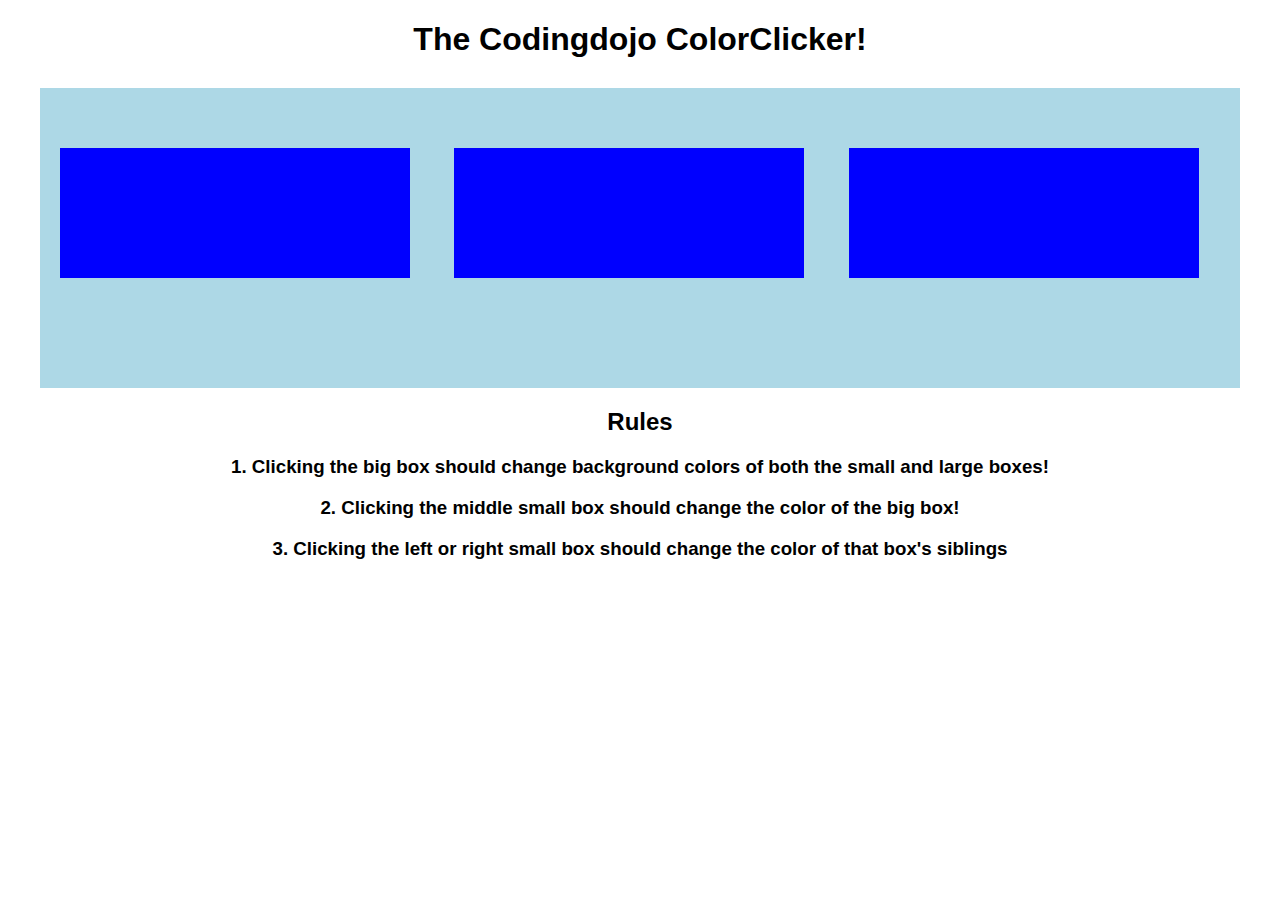
<file: color-clicker/index.html>
<!DOCTYPE html>
<html lang="en">

<head>
    <meta charset="UTF-8">
    <meta name="viewport" content="width=device-width, initial-scale=1.0">
    <meta http-equiv="X-UA-Compatible" content="ie=edge">
    <script src="https://ajax.googleapis.com/ajax/libs/jquery/3.2.1/jquery.min.js">
    </script>
    <link href="style.css" rel="stylesheet">
    <script src="script.js" type="text/javascript">
    </script>
    <title>Color Clicker</title>
</head>

<body>
    <h1>The Codingdojo ColorClicker! </h1>
    <div id='large_box'>
        <div class='side_box'></div>
        <div class='middle_box'></div>
        <div class='side_box'></div>
    </div>
    <h2>Rules</h2>
    <h3>1. Clicking the big box should change background colors of both the small and large boxes!</h3>
    <h3>2. Clicking the middle small box should change the color of the big box!</h3>
    <h3>3. Clicking the left or right small box should change the color of that box's siblings</h3>
</body>

</html>
</file>
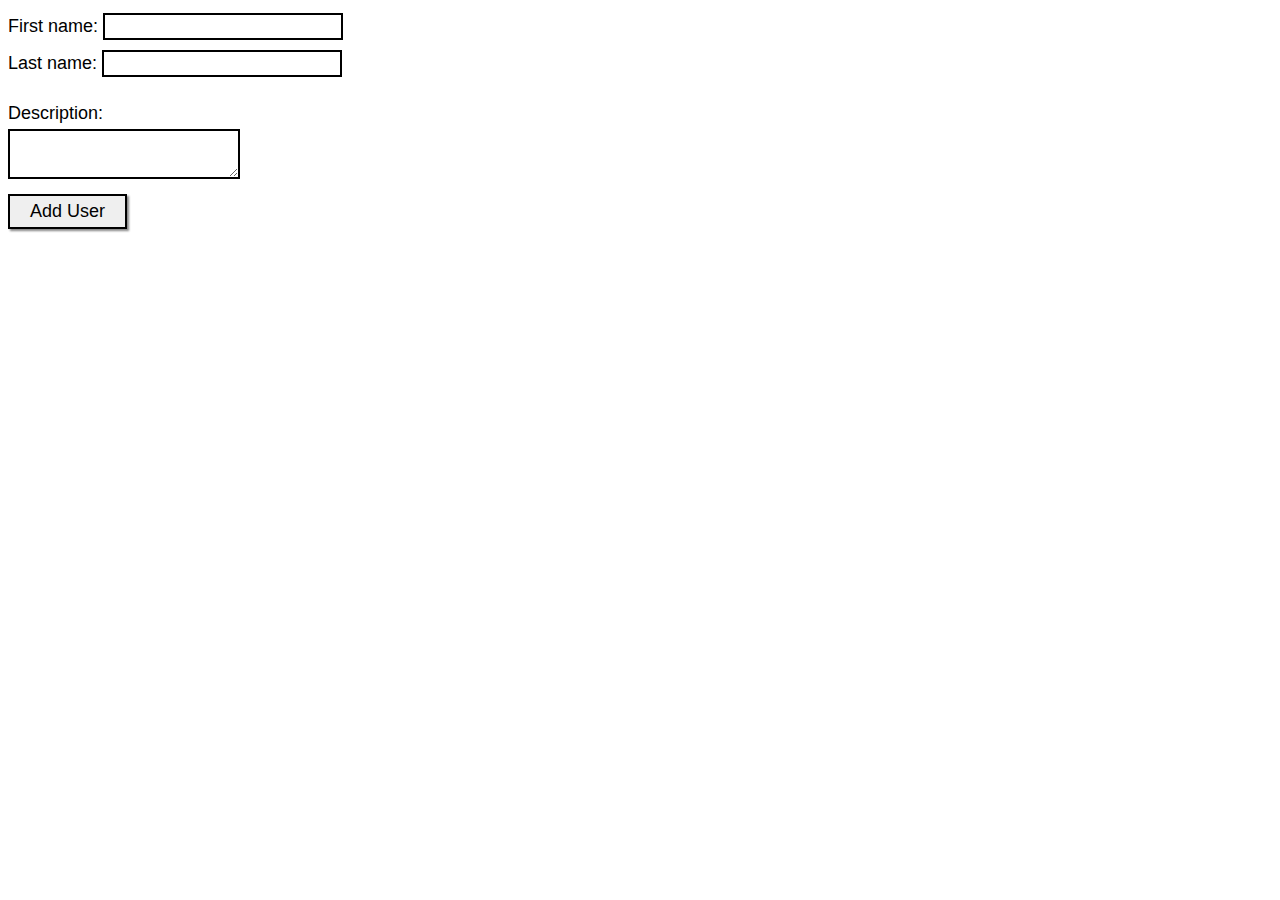
<file: contact-card/index.html>
<!DOCTYPE html>
<html lang="en">
<head>
	<meta charset="UTF-8">
	<meta content="width=device-width, initial-scale=1.0" name="viewport">
	<meta content="ie=edge" http-equiv="X-UA-Compatible">
	<script src="https://ajax.googleapis.com/ajax/libs/jquery/3.2.1/jquery.min.js">
	</script>
	<link href="style.css" rel="stylesheet">
	<script src="script.js" type="text/javascript">
	</script>
	<title>Contact Card</title>
</head>
<body>
	<div class="wrapper">
		<div class="input">
			<form action "" onsubmit="return false">
				First name: <input id="firstname" type="text"><br>
				Last name: <input id="lastname" type="text"><br>
				<br>
				Description:<br>
				<textarea id="description"></textarea><br>
				<input id="button" type="submit" value="Add User">
			</form>
		</div>
		<div class="output"></div>
	</div>
</body>
</html>
</file>
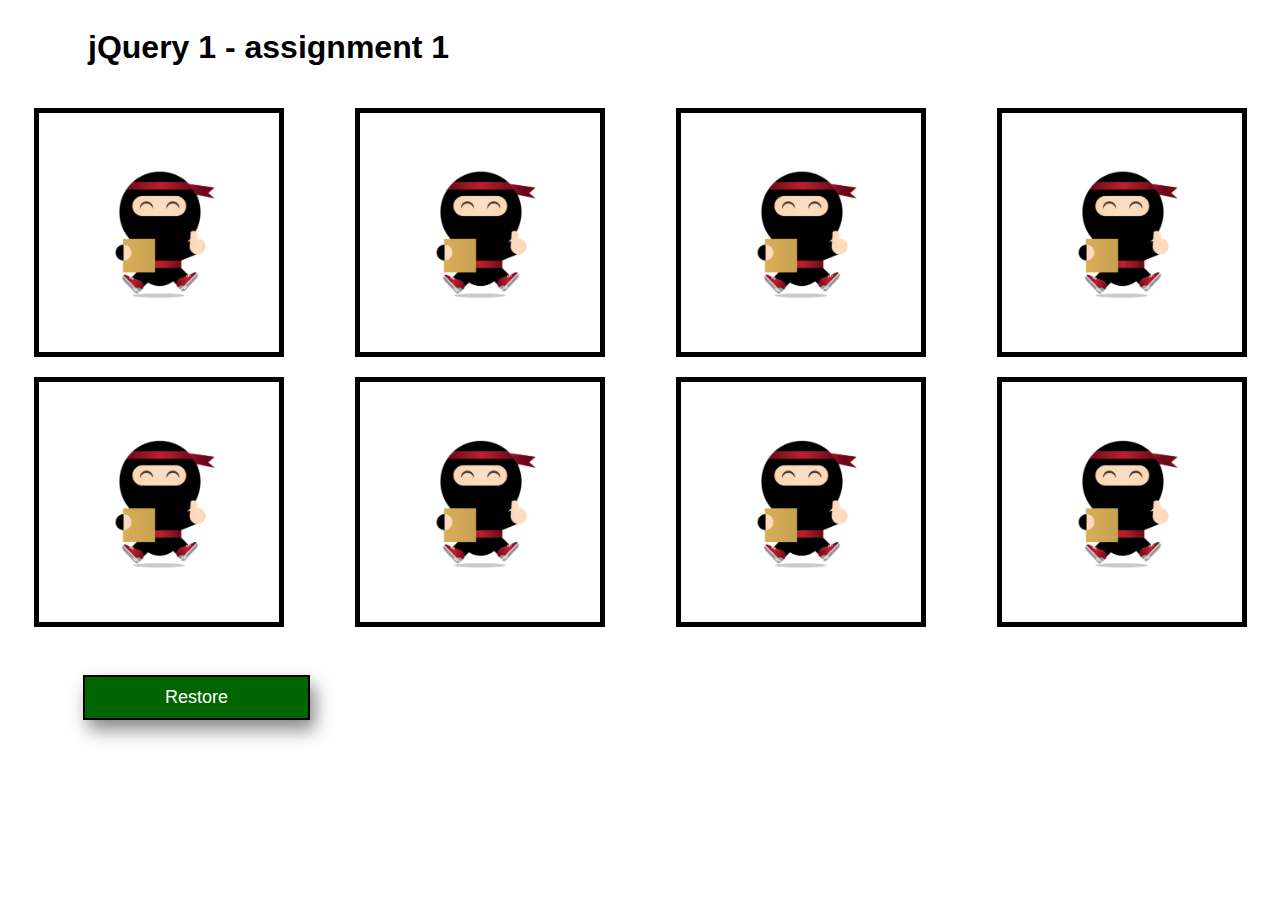
<file: disapearing-ninja/index.html>
<!DOCTYPE html>
<html lang="en">
<head>
    <meta charset="UTF-8">
    <meta name="viewport" content="width=device-width, initial-scale=1.0">
    <meta http-equiv="X-UA-Compatible" content="ie=edge">
    <script src="https://ajax.googleapis.com/ajax/libs/jquery/3.2.1/jquery.min.js">
	</script>
	<link href="style.css" rel="stylesheet">
	<script src="script.js" type="text/javascript">
	</script>
    <title>Disappearing Ninjas</title>
</head>
<body>
    <div class="wrapper">
        <h1>jQuery 1 - assignment 1</h1>
        <img src="img/ninja.png" alt="Ninja">
        <img src="img/ninja.png" alt="Ninja">
        <img src="img/ninja.png" alt="Ninja">
        <img src="img/ninja.png" alt="Ninja">
        <img src="img/ninja.png" alt="Ninja">
        <img src="img/ninja.png" alt="Ninja">
        <img src="img/ninja.png" alt="Ninja">
        <img src="img/ninja.png" alt="Ninja">
        <button>Restore</button>
    </div>
</body>
</html>
</file>
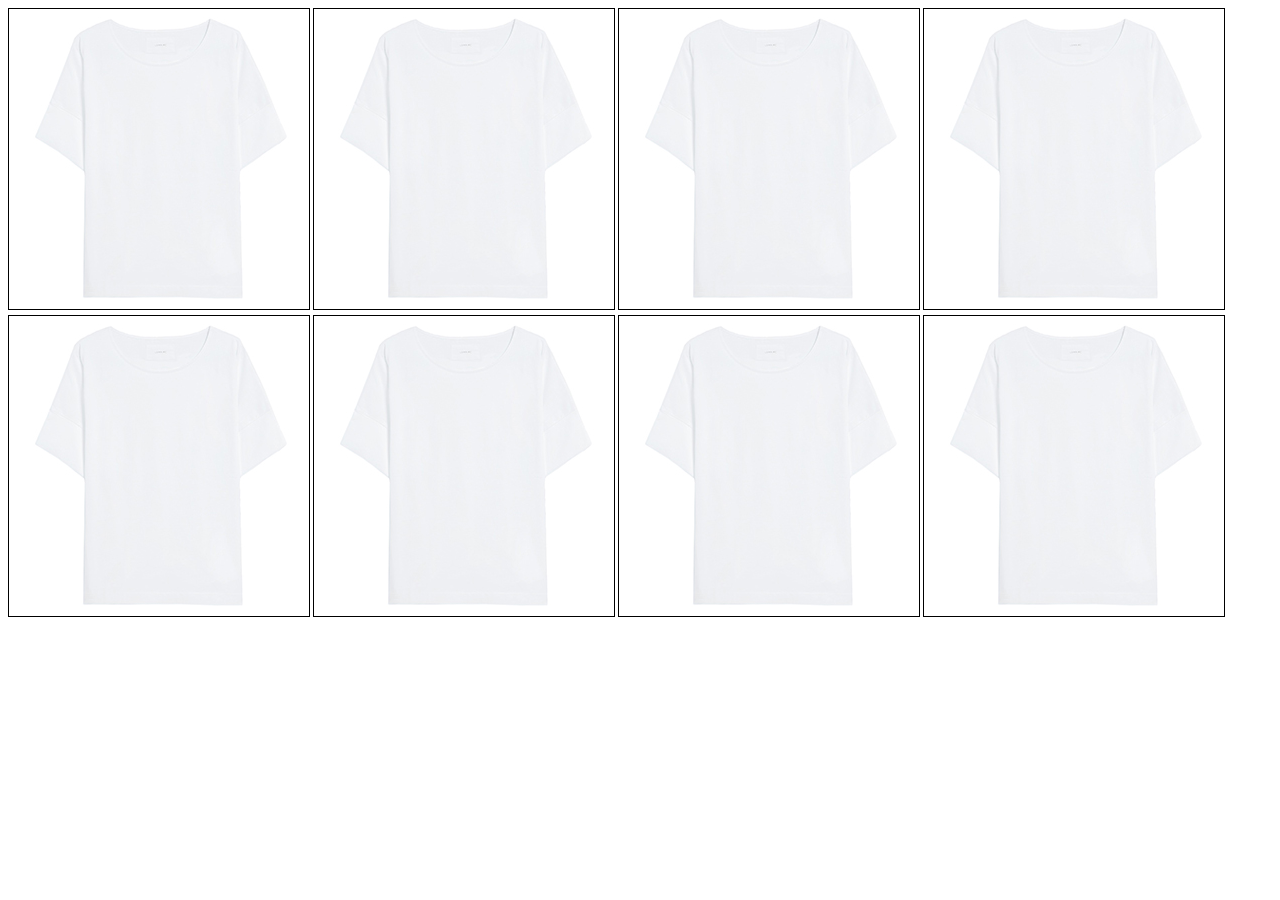
<file: hover-in-out/index.html>
<!DOCTYPE html>
<html lang="en">

<head>
    <meta charset="UTF-8">
    <meta name="viewport" content="width=device-width, initial-scale=1.0">
    <meta http-equiv="X-UA-Compatible" content="ie=edge">
    <script src="https://ajax.googleapis.com/ajax/libs/jquery/3.2.1/jquery.min.js">
    </script>
    <link href="style.css" rel="stylesheet">
    <script src="script.js" type="text/javascript">
    </script>
    <title>Hover In/Out</title>
</head>

<body>
    <div class="wrapper">
        <img src="img/white-shirt.jpg" data-alt-src="img/black-shirt.jpg" alt="White Shirt">
        <img src="img/white-shirt.jpg" data-alt-src="img/black-shirt.jpg" alt="White Shirt">
        <img src="img/white-shirt.jpg" data-alt-src="img/black-shirt.jpg" alt="White Shirt">
        <img src="img/white-shirt.jpg" data-alt-src="img/black-shirt.jpg" alt="White Shirt">
        <img src="img/white-shirt.jpg" data-alt-src="img/black-shirt.jpg" alt="White Shirt">
        <img src="img/white-shirt.jpg" data-alt-src="img/black-shirt.jpg" alt="White Shirt">
        <img src="img/white-shirt.jpg" data-alt-src="img/black-shirt.jpg" alt="White Shirt">
        <img src="img/white-shirt.jpg" data-alt-src="img/black-shirt.jpg" alt="White Shirt">
    </div>
</body>

</html>
</file>
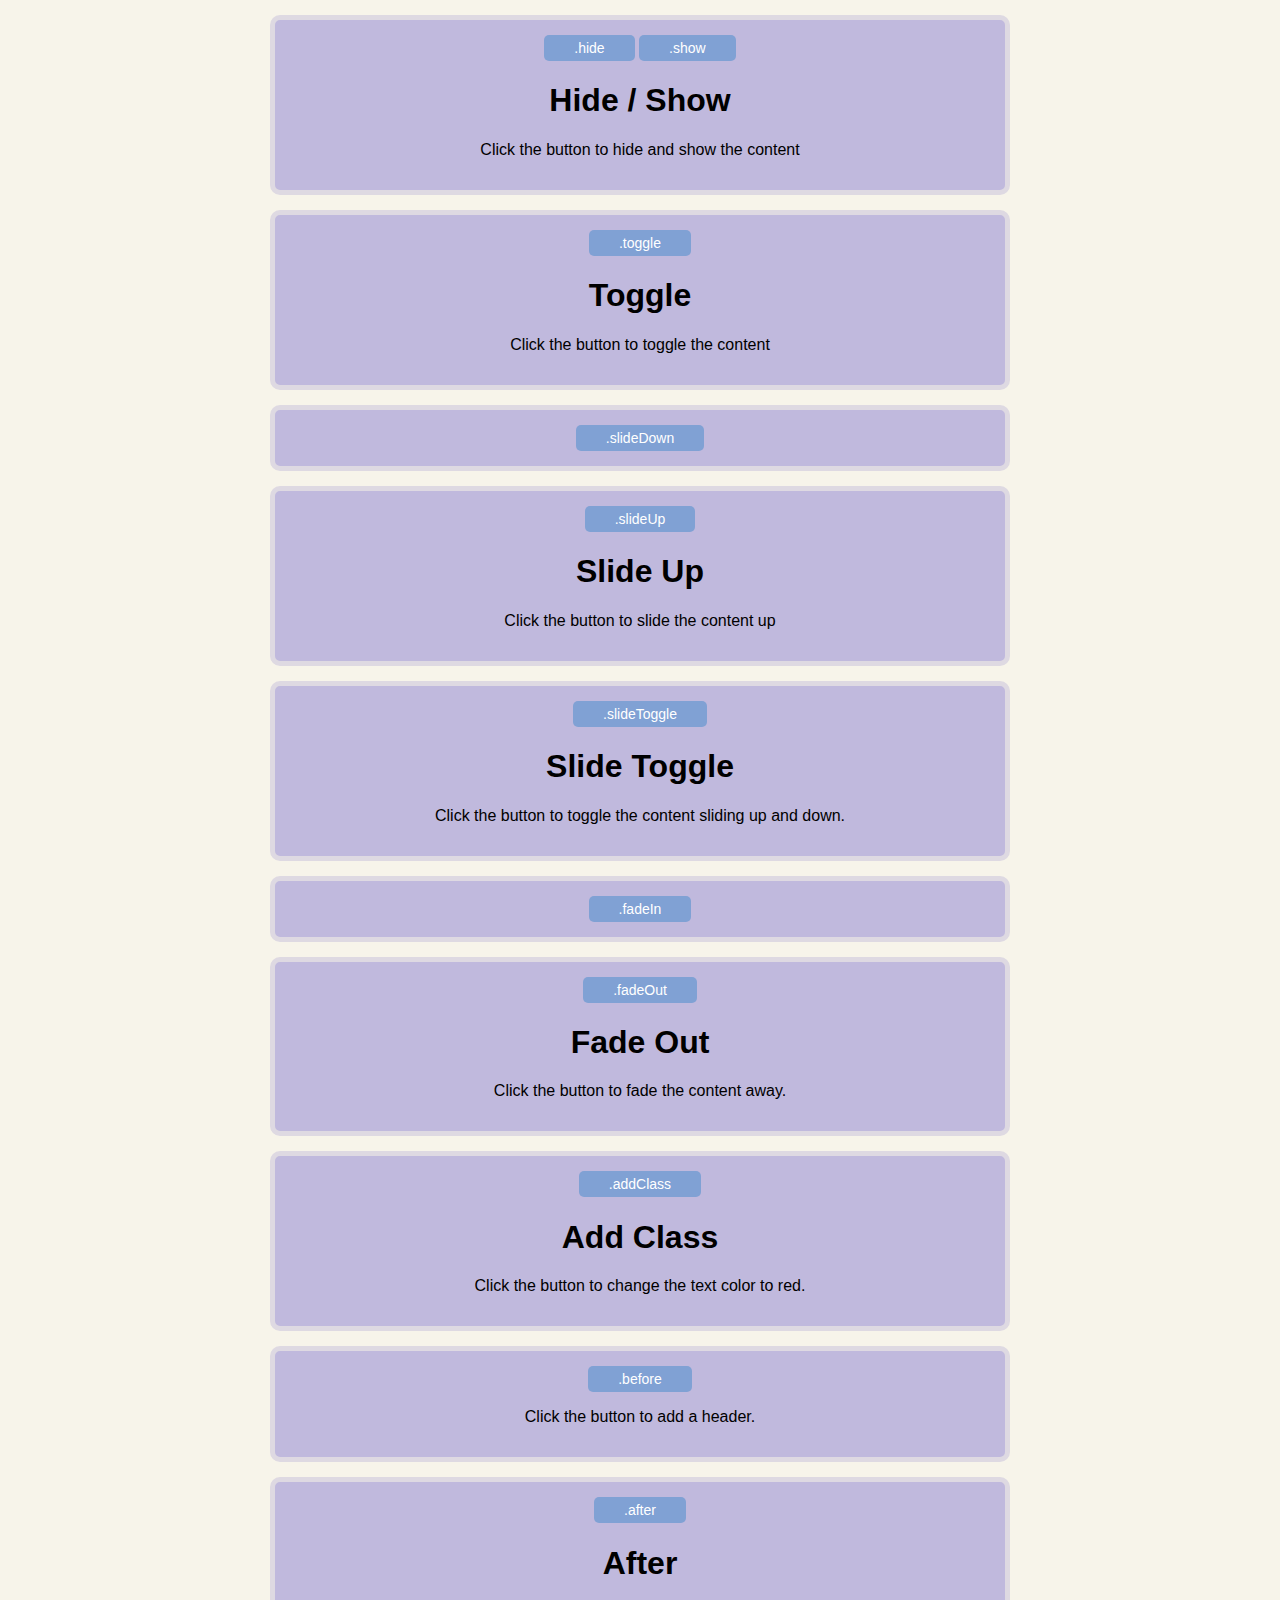
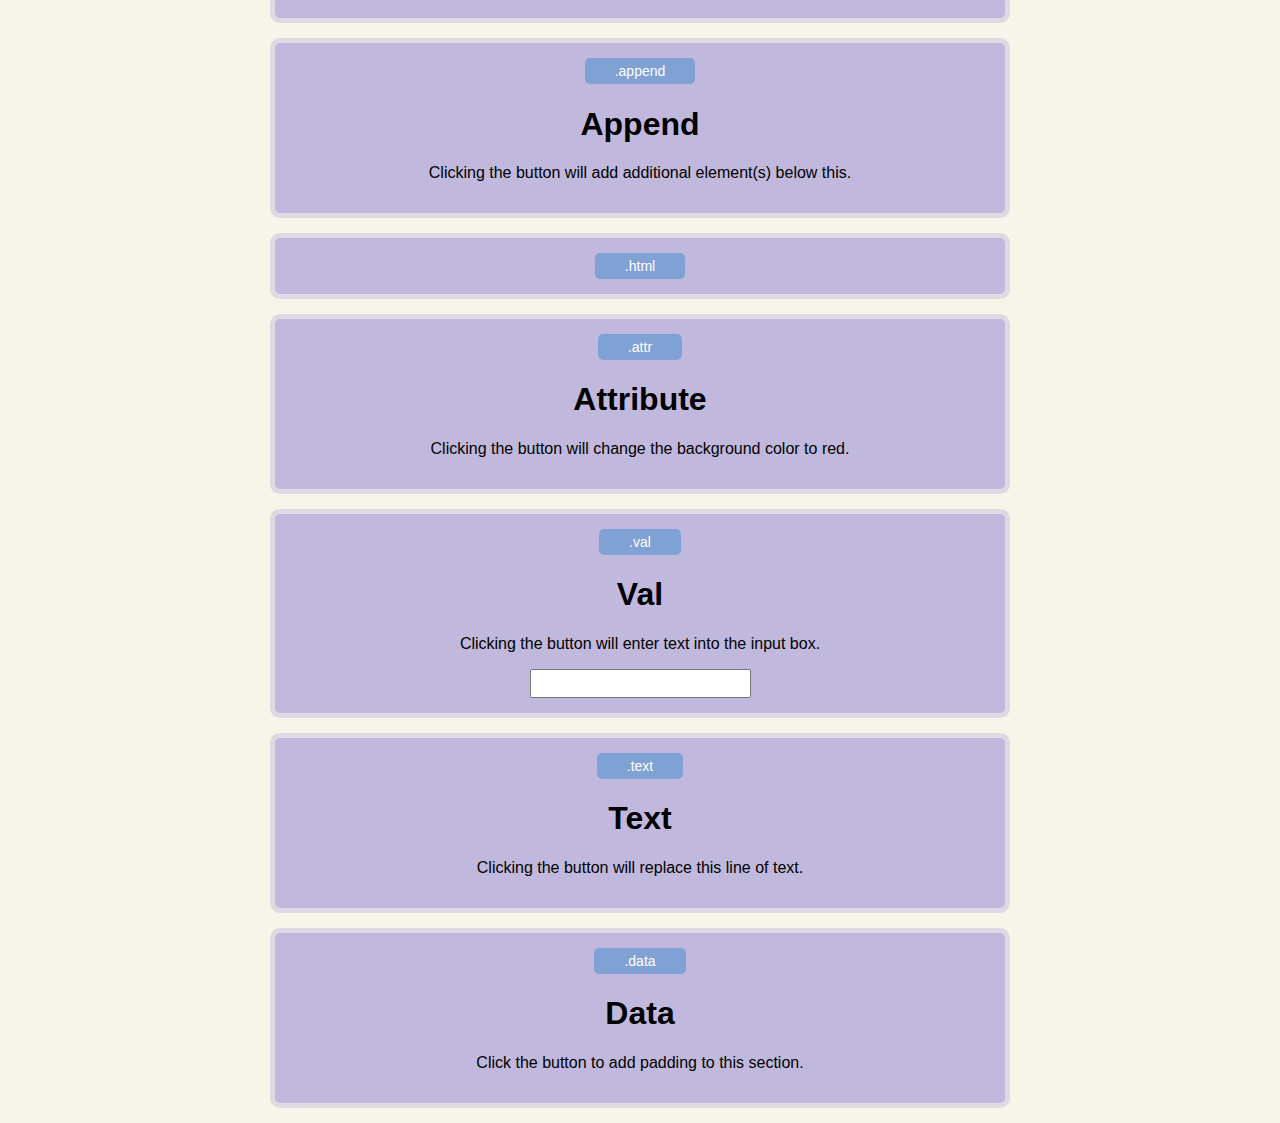
<file: jquery-functions/index.html>
<!DOCTYPE html>
<html lang="en">
<head>
	<meta charset="UTF-8">
	<meta content="width=device-width, initial-scale=1.0" name="viewport">
	<meta content="ie=edge" http-equiv="X-UA-Compatible">
	<script src="https://ajax.googleapis.com/ajax/libs/jquery/3.2.1/jquery.min.js">
	</script>
	<link href="style.css" rel="stylesheet">
	<script src="script.js" type="text/javascript">
	</script>
	<title>jQuery Functions</title>
</head>
<body>
	<div>
		<button class="button" id="hide-button">.hide</button> <button id="show-button">.show</button>
		<section class="hide-show">
			<h1>Hide / Show</h1>
			<p>Click the button to hide and show the content</p>
		</section>
	</div>
	<div>
		<button class="button" id="toggle-button">.toggle</button>
		<section class="toggle">
			<h1>Toggle</h1>
			<p>Click the button to toggle the content</p>
		</section>
	</div>
	<div>
		<button class="button" id="slidedown-button">.slideDown</button>
		<section class="slidedown">
			<h1>Slide Down</h1>
			<p>The content slid down</p>
		</section>
	</div>
	<div>
		<button class="button" id="slideup-button">.slideUp</button>
		<section class="slideup">
			<h1>Slide Up</h1>
			<p>Click the button to slide the content up</p>
		</section>
	</div>
	<div>
		<button class="button" id="slidetoggle-button">.slideToggle</button>
		<section class="slidetoggle">
			<h1>Slide Toggle</h1>
			<p>Click the button to toggle the content sliding up and down.</p>
		</section>
	</div>
	<div>
		<button class="button" id="fadein-button">.fadeIn</button>
		<section class="fadein">
			<h1>Fade In</h1>
			<p>The content faded in.</p>
		</section>
	</div>
	<div>
		<button class="button" id="fadeout-button">.fadeOut</button>
		<section class="fadeout">
			<h1>Fade Out</h1>
			<p>Click the button to fade the content away.</p>
		</section>
	</div>
	<div>
		<button class="button" id="addclass-button">.addClass</button>
		<section class="addclass">
			<h1>Add Class</h1>
			<p>Click the button to change the text color to red.</p>
		</section>
	</div>
	<div>
		<button class="button" id="before-button">.before</button>
		<section class="before">
			<p id="before-p">Click the button to add a header.</p>
		</section>
	</div>
	<div>
		<button class="button" id="after-button">.after</button>
		<section class="after">
			<h1 id="after-h1">After</h1>
		</section>
	</div>
	<div>
		<button class="button" id="append-button">.append</button>
		<section class="append">
			<h1>Append</h1>
			<p>Clicking the button will add additional element(s) below this.</p>
		</section>
	</div>
	<div>
		<button class="button" id="html-button">.html</button>
		<section class="html"></section>
	</div>
	<div>
		<button class="button" id="attr-button">.attr</button>
		<section class="attr">
			<h1>Attribute</h1>
			<p>Clicking the button will change the background color to red.</p>
		</section>
	</div>
	<div>
		<button class="button" id="val-button">.val</button>
		<section class="val">
			<h1>Val</h1>
			<p>Clicking the button will enter text into the input box.</p><input type="text">
		</section>
	</div>
	<div>
		<button class="button" id="text-button">.text</button>
		<section>
			<h1>Text</h1>
			<p class="text">Clicking the button will replace this line of text.</p>
		</section>
	</div>
	<div>
		<button class="button" id="data-button">.data</button>
		<section class="data">
			<h1>Data</h1>
			<p>Click the button to add padding to this section.</p>
		</section>
	</div>
</body>
</html>
</file>
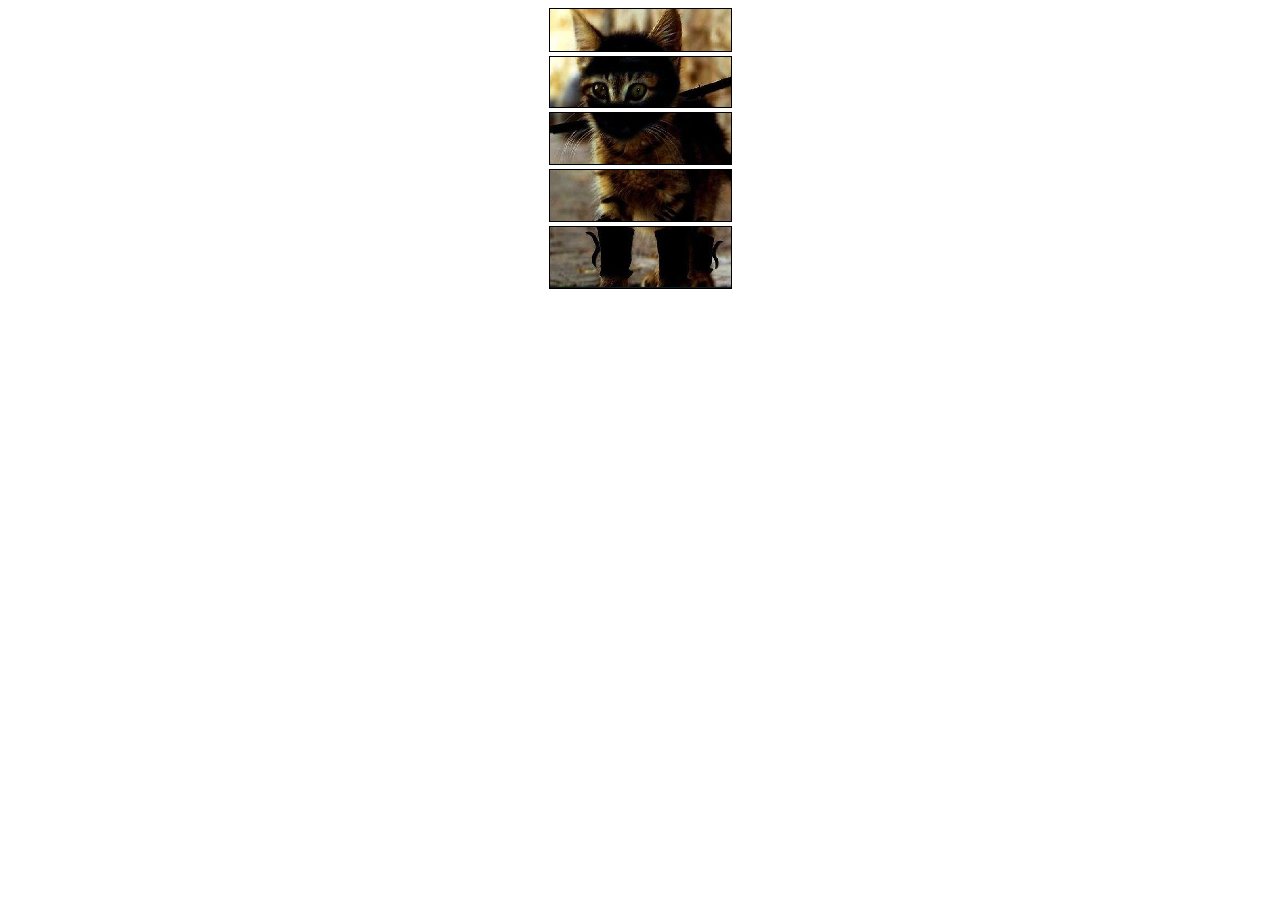
<file: ninja-to-cat/index.html>
<!DOCTYPE html>
<html lang="en">

<head>
    <meta charset="UTF-8">
    <meta name="viewport" content="width=device-width, initial-scale=1.0">
    <meta http-equiv="X-UA-Compatible" content="ie=edge">
    <script src="https://ajax.googleapis.com/ajax/libs/jquery/3.2.1/jquery.min.js"></script>
    <link href="style.css" rel="stylesheet">
    <script src="script.js" type="text/javascript"></script>
    <title>Ninja To Cat</title>
</head>

<body>
    <div class="wrapper">
        <section id="num0">
            <img src="img/cat0.png" alt="Cat 0">
            <img class="hidden" src="img/ninja0.png" alt="Ninja 0">
        </section>
        <section id="num1">
            <img src="img/cat1.png" alt="Cat 1">
            <img class="hidden" src="img/ninja1.png" alt="Ninja 1">
        </section>
        <section id="num2">
            <img src="img/cat2.png" alt="Cat 2">
            <img class="hidden" src="img/ninja2.png" alt="Ninja 2">
        </section>
        <section id="num3">
            <img src="img/cat3.png" alt="Cat 3">
            <img class="hidden" src="img/ninja3.png" alt="Ninja 3">
        </section>
        <section id="num4">
            <img src="img/cat4.png" alt="Cat 4">
            <img class="hidden" src="img/ninja4.png" alt="Ninja 4">
        </section>
    </div>
</body>

</html>
</file>
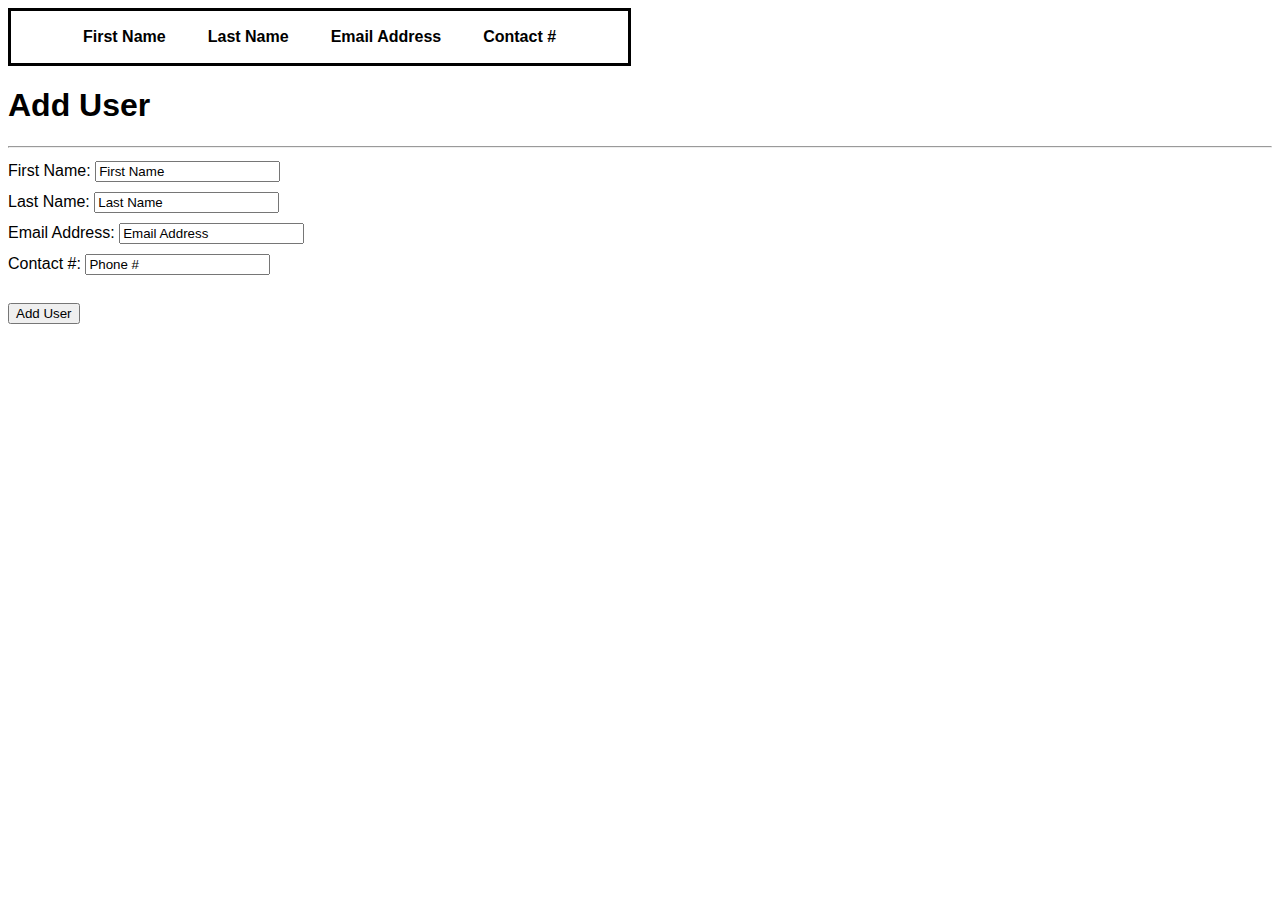
<file: users/index.html>
<!DOCTYPE html>
<html lang="en">

<head>
    <meta charset="UTF-8">
    <meta name="viewport" content="width=device-width, initial-scale=1.0">
    <meta http-equiv="X-UA-Compatible" content="ie=edge">
    <script src="https://ajax.googleapis.com/ajax/libs/jquery/3.2.1/jquery.min.js">
    </script>
    <link href="style.css" rel="stylesheet">
    <script src="script.js" type="text/javascript">
    </script>
    <title>Users</title>
</head>

<body>
    <div class="wrapper">
        <table>
            <thead>
                <tr>
                    <th>First Name</th>
                    <th>Last Name</th>
                    <th>Email Address</th>
                    <th>Contact #</th>
                </tr>
            </thead>
            <tbody>

            </tbody>
        </table>
        <h1>Add User</h1>
        <hr>
        <form action "" onsubmit="return false">
            First Name:
            <input type="text" id="firstname" value="First Name">
            <br> Last Name:
            <input type="text" id="lastname" value="Last Name">
            <br> Email Address:
            <input type="text" id="emailaddress" value="Email Address">
            <br> Contact #:
            <input type="text" id="phonenum" value="Phone #">
            <br>
            <br>
            <input id="button" type="submit" value="Add User">
        </form>
    </div>
</body>

</html>
</file>
<file: color-clicker/style.css>
* {
    font-family: sans-serif;
}

h2,
h1,
h3 {
    text-align: center;
}

#large_box {
    margin: 0px auto;
    margin-top: 30px;
    background-color: lightblue;
    width: 1200px;
    height: 300px;
}

#large_box div {
    background-color: blue;
    display: inline-block;
    width: 350px;
    height: 130px;
    margin: 60px 20px;
}
</file>
<file: contact-card/style.css>
* {
	font-family: sans-serif;
	font-size: 18px;
}
h1 {
	font-size: 24px;
}
.wrapper {
	display: grid;
	grid-template-rows: auto;
	grid-template-columns: 1fr 1fr;
	grid-template-areas: "input output"
}
.input {
	grid-area: '.input';
}
input, textarea {
	margin: 5px 0px;
	border: 2px solid black;
}
#button {
	box-shadow: 2px 2px 2px #888888;
	padding: 5px 20px;
}
.output {
	grid-area: '.output';
	text-align: center;
}
section {
	border: 2px solid black;
	margin: 10px 100px;
}
</file>
<file: disapearing-ninja/style.css>
body {
    font-family: sans-serif;
}
.wrapper {
    display: grid;
    grid-gap: 20px;
    grid-template-rows: auto;
    grid-template-columns: 1fr 1fr 1fr 1fr;
    grid-template-areas:
    "h1 h1 h1 h1"
    "img img img img"
    "img img img img"
    "button button button button"
}
button {
    background-color: darkgreen;
    border: 2px solid black;
    color: white;
    box-shadow: 5px 10px 18px #888888;    
    padding: 10px 80px;
    margin-left: 75px;
    font-size: 18px;
    position: absolute;
    top: 675px;
}

h1 {
    grid-area: h1;
    margin-left: 80px;
}

.wrapper > img {
    width: 200px;
    padding: 20px;
    border: 5px solid black;
    margin: 0 auto;
}
</file>
<file: hover-in-out/style.css>
body {
    font-family: sans-serif;
}

.wrapper {
    display: grid;
    grid-gap: 5px;
    grid-template-rows: auto;
    grid-template-columns: 300px 300px 300px 300px;
    grid-template-areas: "img img img img" "img img img img";
}

.wrapper>img {
    width: 300px;
    border: 1px solid black;
}
</file>
<file: jquery-functions/style.css>
body {
	width: 1000px;
	margin: 0 auto;
	font-family: sans-serif;
	background-color: #F7F4EA;
}
button {
	background-color: #80A1D4;
	color: white;
	padding: 5px 30px;
	border: none;
	border-radius: 5px;
	font-size: 14px;
}
input {
	padding: 5px 20px;
}
div {
	width: 700px;
	margin: 15px auto;
	text-align: center;
	padding: 15px;
	border: 5px solid #DED9E2;
	background-color: #C0B9DD;
	border-radius: 10px;
}
.slidedown {
	display: none;
}
.fadein {
	display: none;
}
.red {
	color: red;
}
</file>
<file: ninja-to-cat/style.css>
.wrapper {
    margin: 0 auto;
    width: 1000px;
    text-align: center;
}

.hidden {
    display: none;
}

img {
    border: 1px solid black;
}
</file>
<file: users/style.css>
body {
    font-family: sans-serif;
}

table {
    border: 3px solid black;
    padding: 10px 50px;
}

table th,
table td {
    padding: 5px 20px;
}

input {
    margin: 5px 0;
}
</file>
